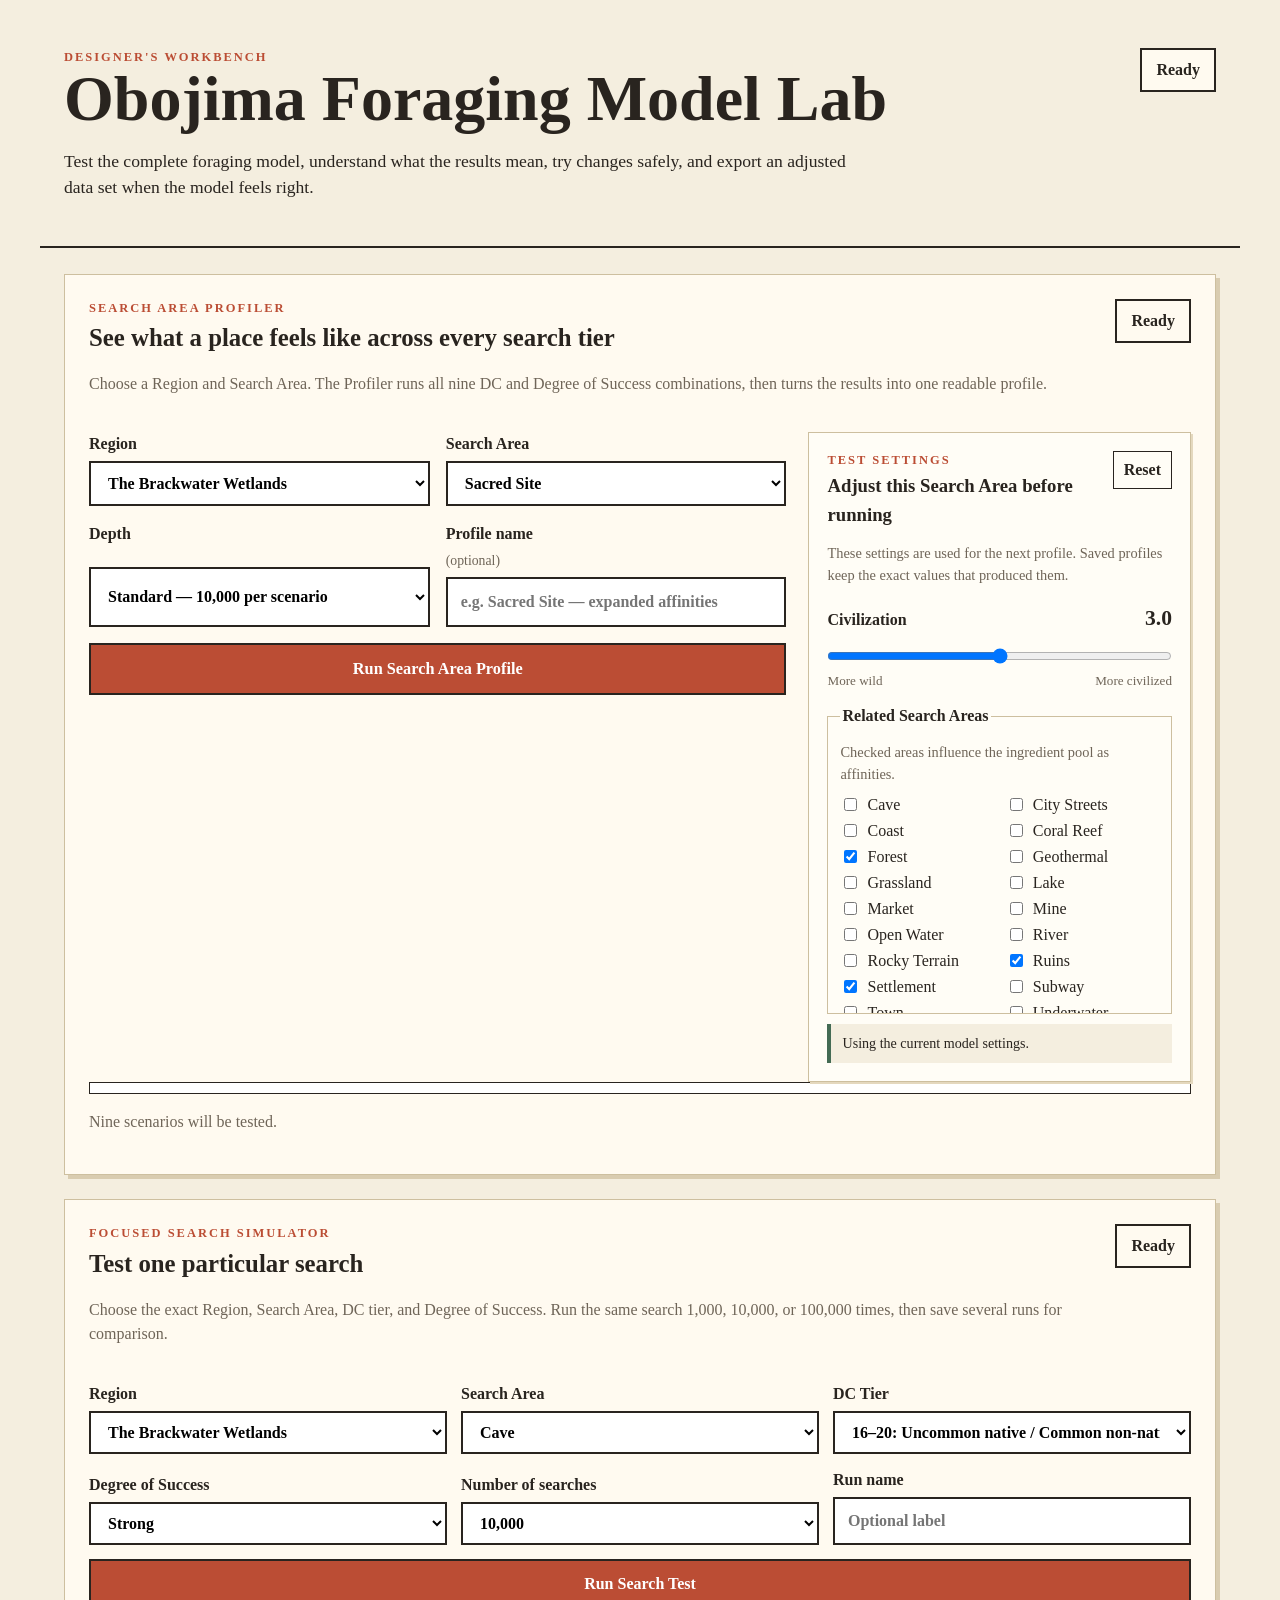
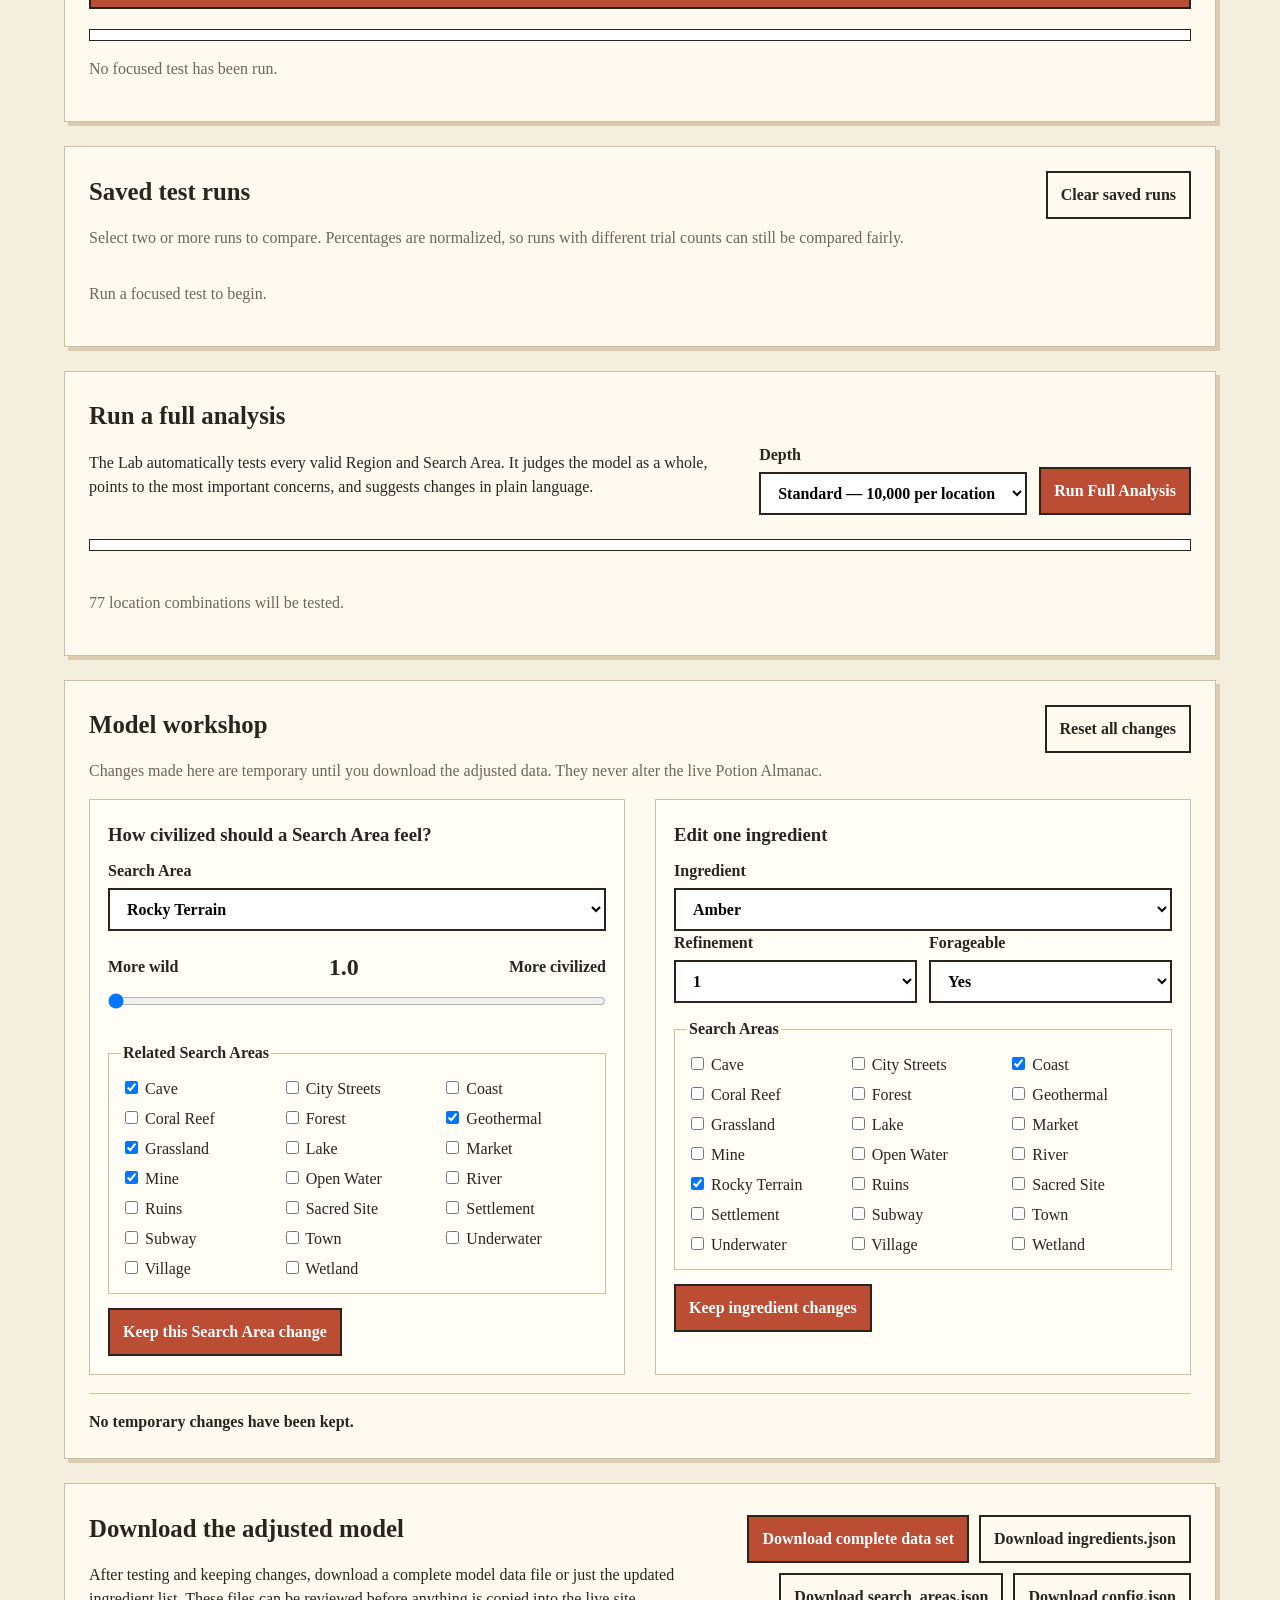
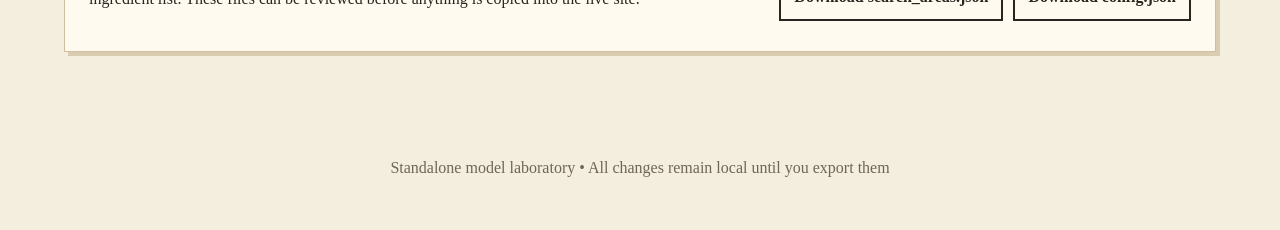
<file: index.html>
<!doctype html>
<html lang="en">
<head>
<meta charset="utf-8">
<meta name="viewport" content="width=device-width,initial-scale=1">
<title>Obojima Foraging Model Lab</title>
<link rel="stylesheet" href="css/style.css">
</head>
<body>
<header>
  <div>
    <p class="eyebrow">DESIGNER'S WORKBENCH</p>
    <h1>Obojima Foraging Model Lab</h1>
    <p class="lede">Test the complete foraging model, understand what the results mean, try changes safely, and export an adjusted data set when the model feels right.</p>
  </div>
  <div class="status" id="modelStatus">Ready</div>
</header>
<main>


<section class="panel profiler-lab" id="profilerLab">
  <div class="section-head">
    <div>
      <p class="eyebrow">SEARCH AREA PROFILER</p>
      <h2>See what a place feels like across every search tier</h2>
      <p class="muted">Choose a Region and Search Area. The Profiler runs all nine DC and Degree of Success combinations, then turns the results into one readable profile.</p>
    </div>
    <div class="status" id="profilerStatus">Ready</div>
  </div>
  <div class="profiler-workspace">
    <div class="profiler-main-controls">
      <label>Region<select id="profilerRegion"></select></label>
      <label>Search Area<select id="profilerArea"></select></label>
      <label>Depth<select id="profilerTrials"><option value="1000">Quick — 1,000 per scenario</option><option value="10000" selected>Standard — 10,000 per scenario</option><option value="100000">Research — 100,000 per scenario</option></select></label>
      <label>Profile name <span class="optional">(optional)</span><input id="profilerLabel" type="text" placeholder="e.g. Sacred Site — expanded affinities"></label>
      <button id="runProfiler" class="profiler-run">Run Search Area Profile</button>
    </div>
    <aside class="profiler-tuning" aria-labelledby="profilerTuningTitle">
      <div class="tuning-head">
        <div>
          <p class="eyebrow">TEST SETTINGS</p>
          <h3 id="profilerTuningTitle">Adjust this Search Area before running</h3>
        </div>
        <button type="button" class="secondary compact" id="resetProfilerArea">Reset</button>
      </div>
      <p class="muted small">These settings are used for the next profile. Saved profiles keep the exact values that produced them.</p>
      <label class="profiler-civilization">
        <span>Civilization <strong id="profilerCivilizationValue">—</strong></span>
        <input id="profilerCivilization" type="range" min="1" max="5" step="0.1">
        <span class="range-ends"><span>More wild</span><span>More civilized</span></span>
      </label>
      <fieldset class="profiler-affinities">
        <legend>Related Search Areas</legend>
        <p class="muted small">Checked areas influence the ingredient pool as affinities.</p>
        <div id="profilerRelatedAreas" class="affinity-grid"></div>
      </fieldset>
      <p id="profilerSettingsNote" class="settings-note">Using the current model settings.</p>
    </aside>
  </div>
  <div class="progress"><div id="profilerBar"></div></div>
  <p id="profilerProgress" class="muted">Nine scenarios will be tested.</p>
  <div id="profilerResults" class="hidden">
    <nav class="profile-tabs" aria-label="Profile results">
      <button class="profile-tab active" data-tab="overview">Overview</button>
      <button class="profile-tab" data-tab="progression">Progression</button>
      <button class="profile-tab" data-tab="ingredients">Ingredients</button>
      <button class="profile-tab" data-tab="compare">Compare</button>
    </nav>
    <div id="profileOverview" class="profile-view"></div>
    <div id="profileProgression" class="profile-view hidden"></div>
    <div id="profileIngredients" class="profile-view hidden"></div>
    <div id="profileCompare" class="profile-view hidden"></div>
  </div>
</section>

<section class="panel focused-lab">
  <div class="section-head">
    <div>
      <p class="eyebrow">FOCUSED SEARCH SIMULATOR</p>
      <h2>Test one particular search</h2>
      <p class="muted">Choose the exact Region, Search Area, DC tier, and Degree of Success. Run the same search 1,000, 10,000, or 100,000 times, then save several runs for comparison.</p>
    </div>
    <div class="status" id="focusedStatus">Ready</div>
  </div>
  <div class="focused-controls">
    <label>Region<select id="focusedRegion"></select></label>
    <label>Search Area<select id="focusedArea"></select></label>
    <label>DC Tier<select id="focusedDc"><option value="12">10–15: Common native</option><option value="18" selected>16–20: Uncommon native / Common non-native</option><option value="23">21–25: Uncommon non-native</option></select></label>
    <label>Degree of Success<select id="focusedDos"><option value="2">Modest</option><option value="7" selected>Strong</option><option value="12">Exceptional</option></select></label>
    <label>Number of searches<select id="focusedTrials"><option value="1000">1,000</option><option value="10000" selected>10,000</option><option value="100000">100,000</option></select></label>
    <label>Run name<input id="focusedLabel" type="text" placeholder="Optional label"></label>
    <button id="runFocused">Run Search Test</button>
  </div>
  <div class="progress"><div id="focusedBar"></div></div>
  <p id="focusedProgress" class="muted">No focused test has been run.</p>
  <div id="focusedResult" class="hidden"></div>
</section>

<section class="panel" id="comparisonPanel">
  <div class="section-head">
    <div><h2>Saved test runs</h2><p class="muted">Select two or more runs to compare. Percentages are normalized, so runs with different trial counts can still be compared fairly.</p></div>
    <button class="secondary" id="clearRuns">Clear saved runs</button>
  </div>
  <div id="savedRuns"><p class="muted">Run a focused test to begin.</p></div>
  <div id="comparisonResult"></div>
</section>

<section class="hero panel">
  <div>
    <h2>Run a full analysis</h2>
    <p>The Lab automatically tests every valid Region and Search Area. It judges the model as a whole, points to the most important concerns, and suggests changes in plain language.</p>
  </div>
  <div class="controls">
    <label>Depth
      <select id="trials">
        <option value="2000">Quick — 2,000 per location</option>
        <option value="10000" selected>Standard — 10,000 per location</option>
        <option value="100000">Deep — 100,000 per location</option>
      </select>
    </label>
    <button id="run">Run Full Analysis</button>
  </div>
  <div class="progress"><div id="bar"></div></div>
  <p id="progressText" class="muted">77 location combinations will be tested.</p>
</section>

<section id="summary" class="hidden">
  <div class="score-grid">
    <article class="score"><span>Overall health</span><strong id="health">—</strong><small id="healthLabel"></small></article>
    <article class="score"><span>Refinement relationship</span><strong id="correlation">—</strong><small>Civilization vs. observed refinement</small></article>
    <article class="score"><span>Locations tested</span><strong id="locations">—</strong><small id="searches">— searches</small></article>
    <article class="score"><span>Rare results</span><strong id="rare">—</strong><small>Should remain zero</small></article>
  </div>

  <div class="panel executive">
    <h2>What the analysis says</h2>
    <div id="executiveSummary"></div>
  </div>

  <div class="panel">
    <div class="section-head">
      <div><h2>Highest-impact recommendations</h2><p class="muted">Each suggestion identifies a design choice, tests it against the model, and lets you keep it only after you see the effect.</p></div>
    </div>
    <div id="recommendations"></div>
  </div>

  <div class="panel">
    <div class="section-head">
      <div><h2>How each place behaves</h2><p class="muted">“Expected” is based on the overall relationship the model actually produces, not on the assumption that average refinement must equal Civilization.</p></div>
      <button class="secondary" id="downloadAnalysis">Download analysis report</button>
    </div>
    <div id="areaTable" class="table-wrap"></div>
  </div>

  <div class="panel split">
    <div><h2>Ingredient coverage</h2><div id="coverage"></div></div>
    <div><h2>Selection fit</h2><div id="fitSummary"></div></div>
  </div>
</section>

<section class="panel">
  <div class="section-head">
    <div>
      <h2>Model workshop</h2>
      <p class="muted">Changes made here are temporary until you download the adjusted data. They never alter the live Potion Almanac.</p>
    </div>
    <button class="secondary" id="resetModel">Reset all changes</button>
  </div>
  <div class="workshop-grid">
    <div>
      <h3>How civilized should a Search Area feel?</h3>
      <label>Search Area<select id="areaEditor"></select></label>
      <label class="range-label"><span>More wild</span><strong id="areaValue">—</strong><span>More civilized</span></label>
      <input id="areaSlider" type="range" min="1" max="5" step="0.1">
      <fieldset><legend>Related Search Areas</legend><div id="relatedAreaFields" class="checkbox-grid"></div></fieldset>
      <button id="saveArea">Keep this Search Area change</button>
    </div>
    <div>
      <h3>Edit one ingredient</h3>
      <label>Ingredient<select id="ingredientEditor"></select></label>
      <div id="ingredientFields"></div>
      <button id="saveIngredient">Keep ingredient changes</button>
    </div>
  </div>
  <div id="changeLog" class="change-log"><strong>No temporary changes have been kept.</strong></div>
</section>

<section class="panel export-panel">
  <div>
    <h2>Download the adjusted model</h2>
    <p>After testing and keeping changes, download a complete model data file or just the updated ingredient list. These files can be reviewed before anything is copied into the live site.</p>
  </div>
  <div class="export-actions">
    <button id="downloadDataset">Download complete data set</button>
    <button class="secondary" id="downloadIngredients">Download ingredients.json</button>
    <button class="secondary" id="downloadAreas">Download search_areas.json</button>
    <button class="secondary" id="downloadConfig">Download config.json</button>
  </div>
</section>
</main>
<footer>Standalone model laboratory • All changes remain local until you export them</footer>
<script src="js/data.js"></script>
<script src="js/worker-embedded.js"></script>
<script src="js/engine.js"></script>
<script src="js/app.js"></script>
</body>
</html>
</file>
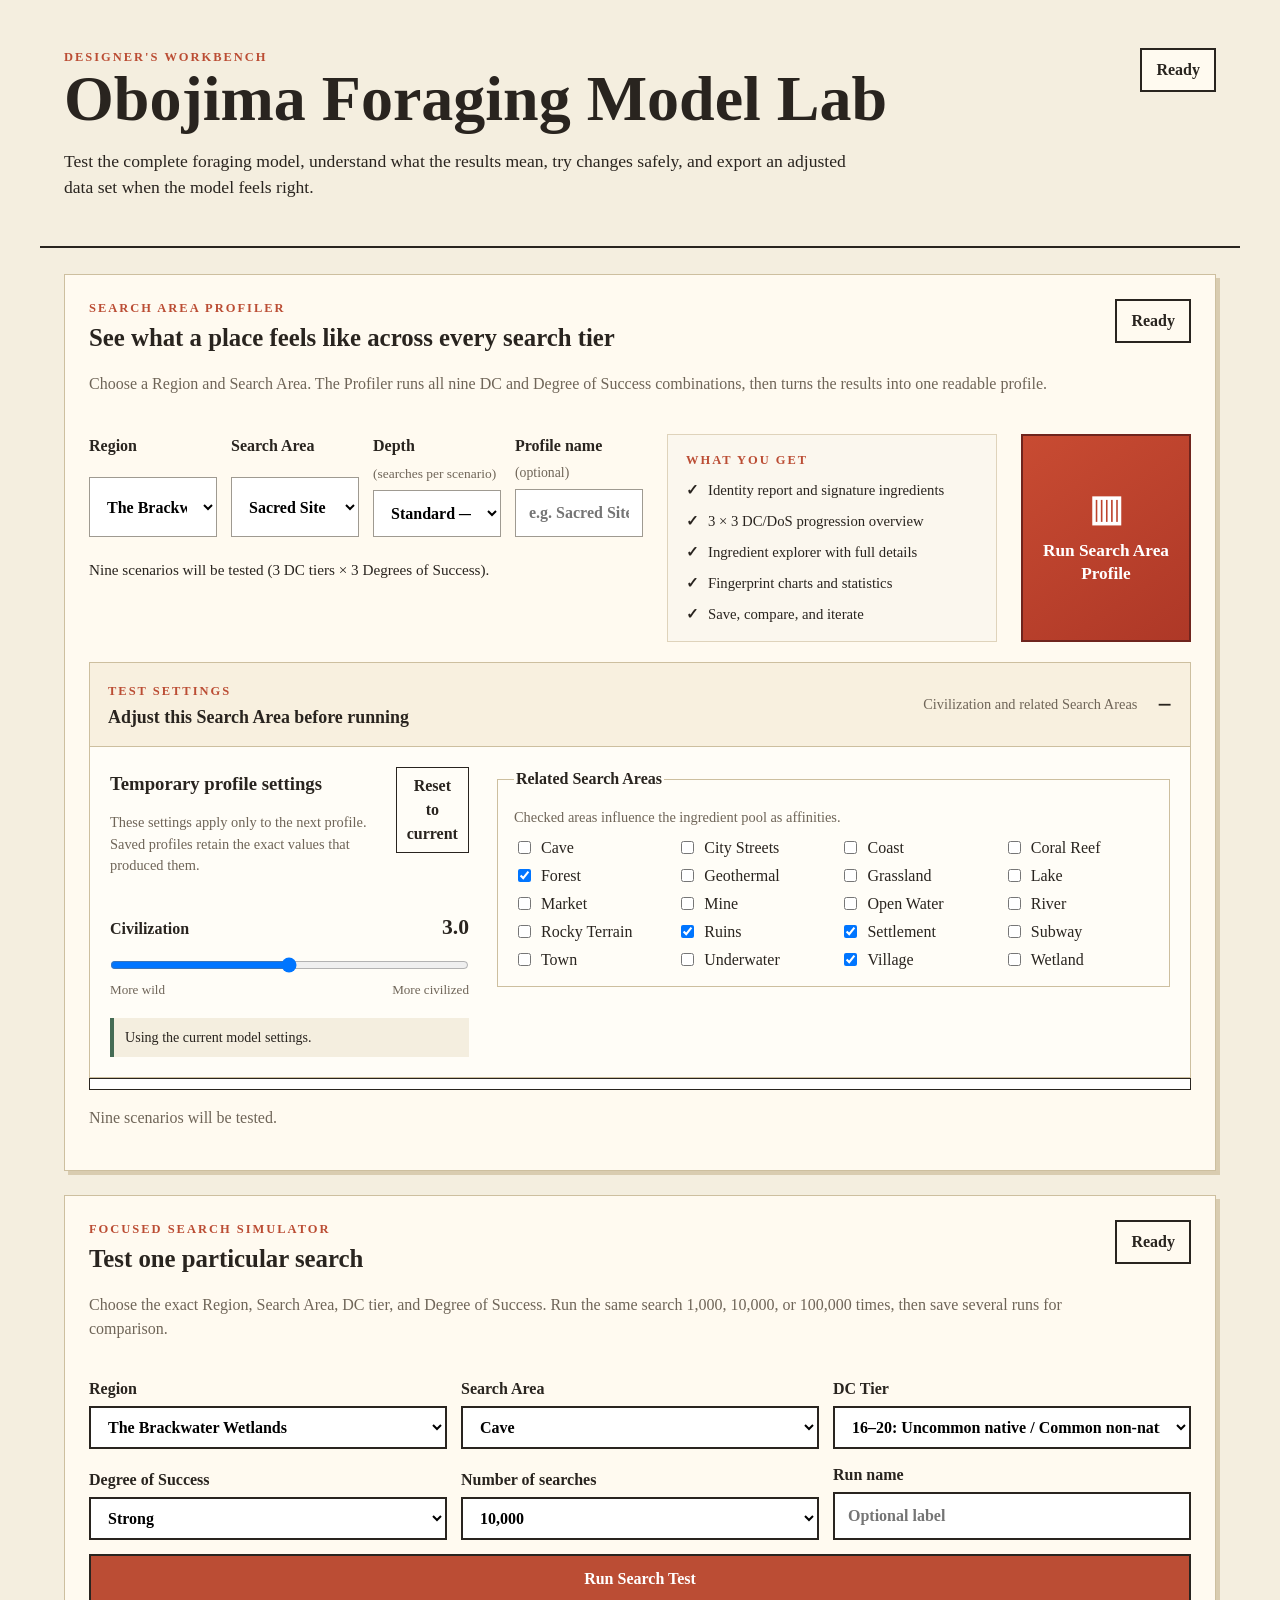
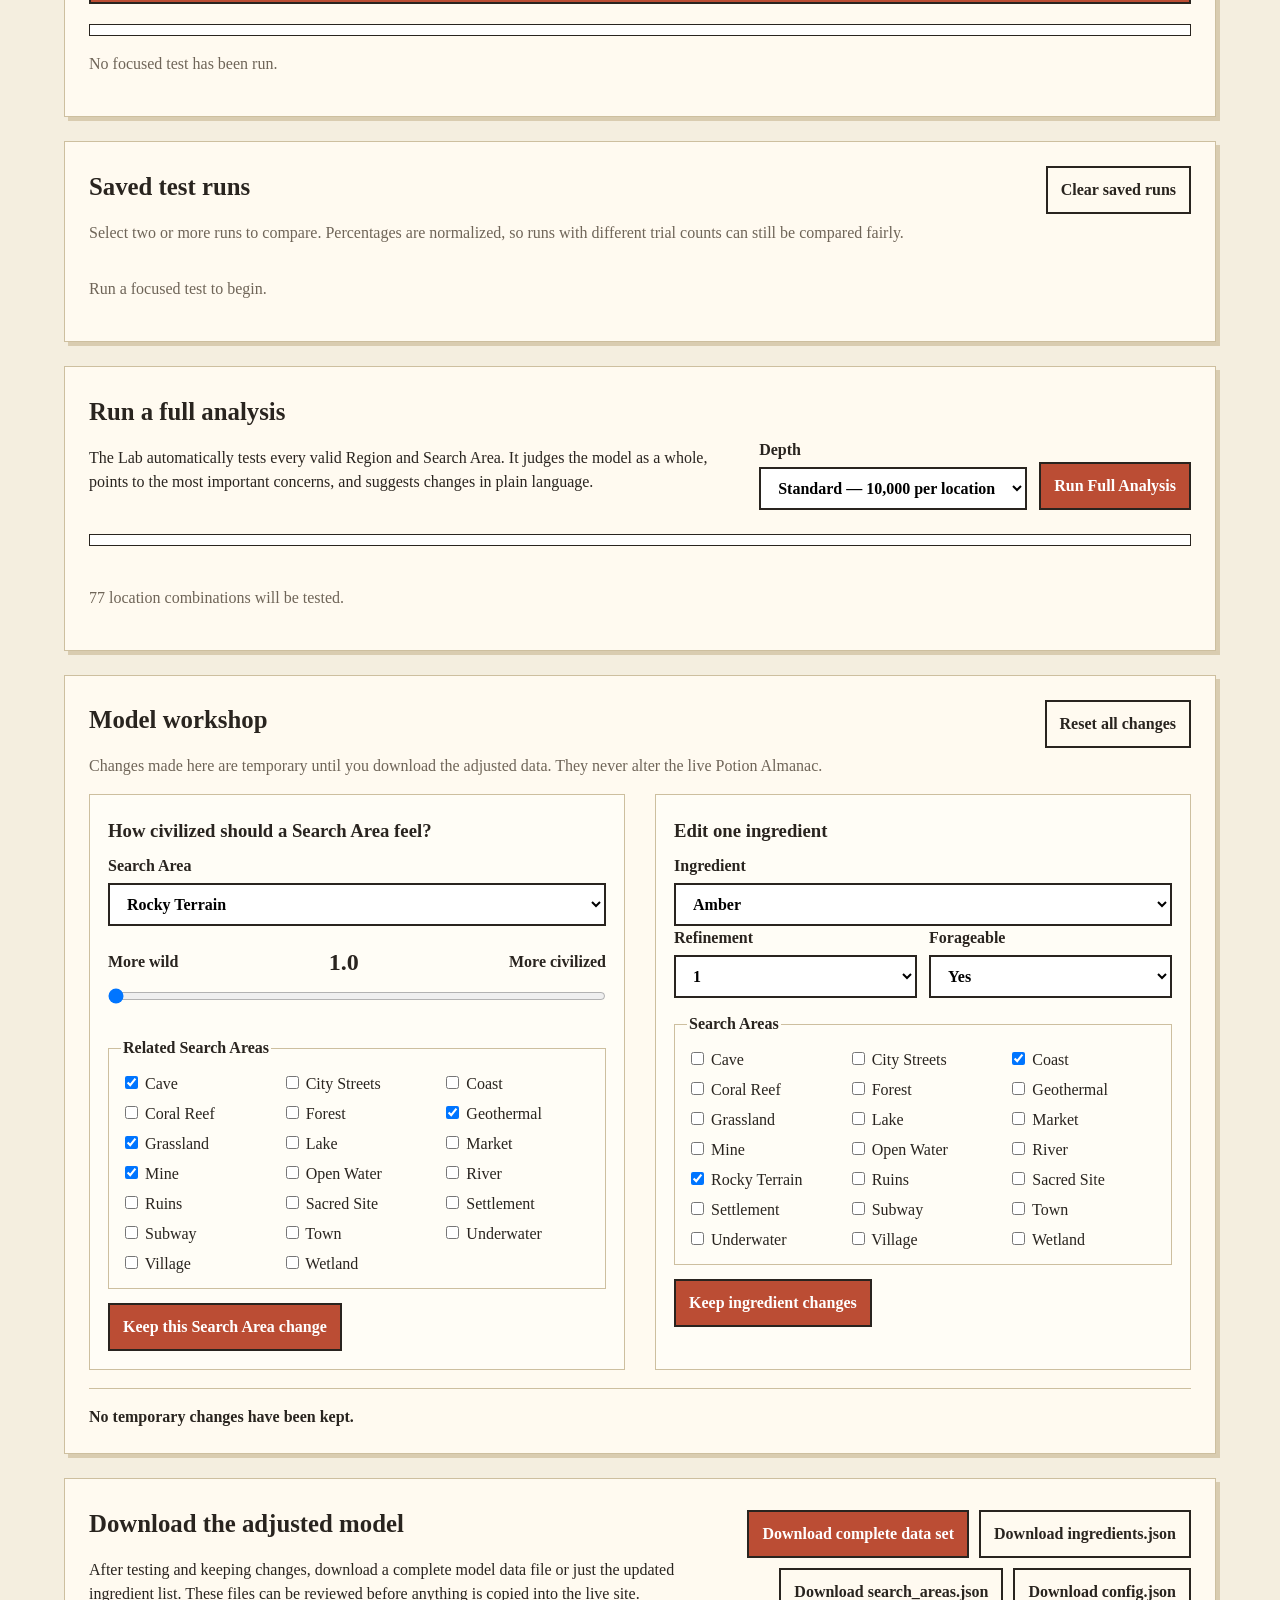
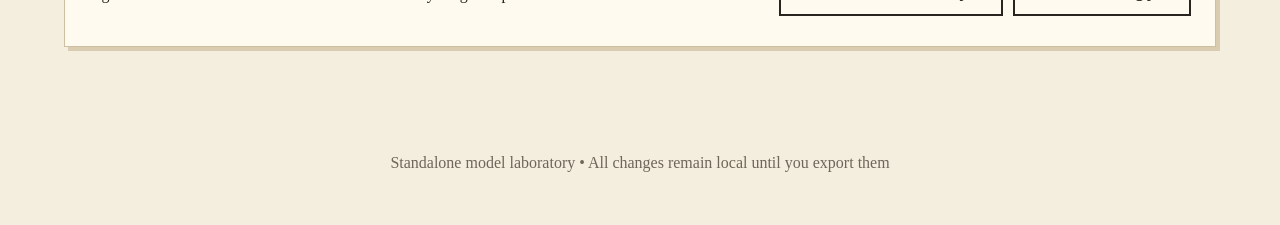
<file: Obojima_Foraging_Model_Lab 7/index.html>
<!doctype html>
<html lang="en">
<head>
<meta charset="utf-8">
<meta name="viewport" content="width=device-width,initial-scale=1">
<title>Obojima Foraging Model Lab</title>
<link rel="stylesheet" href="css/style.css">
</head>
<body>
<header>
  <div>
    <p class="eyebrow">DESIGNER'S WORKBENCH</p>
    <h1>Obojima Foraging Model Lab</h1>
    <p class="lede">Test the complete foraging model, understand what the results mean, try changes safely, and export an adjusted data set when the model feels right.</p>
  </div>
  <div class="status" id="modelStatus">Ready</div>
</header>
<main>


<section class="panel profiler-lab" id="profilerLab">
  <div class="section-head">
    <div>
      <p class="eyebrow">SEARCH AREA PROFILER</p>
      <h2>See what a place feels like across every search tier</h2>
      <p class="muted">Choose a Region and Search Area. The Profiler runs all nine DC and Degree of Success combinations, then turns the results into one readable profile.</p>
    </div>
    <div class="status" id="profilerStatus">Ready</div>
  </div>
  <div class="profiler-overview-grid">
    <div class="profiler-main-controls">
      <label>Region<select id="profilerRegion"></select></label>
      <label>Search Area<select id="profilerArea"></select></label>
      <label>Depth <span class="field-help">(searches per scenario)</span><select id="profilerTrials"><option value="1000">Quick — 1,000 per scenario</option><option value="10000" selected>Standard — 10,000 per scenario</option><option value="100000">Research — 100,000 per scenario</option></select></label>
      <label>Profile name <span class="optional">(optional)</span><input id="profilerLabel" type="text" placeholder="e.g. Sacred Site v1"></label>
      <p class="profiler-scenario-note">Nine scenarios will be tested (3 DC tiers × 3 Degrees of Success).</p>
    </div>

    <aside class="profiler-benefits" aria-label="What the profile includes">
      <p class="eyebrow">WHAT YOU GET</p>
      <ul>
        <li>Identity report and signature ingredients</li>
        <li>3 × 3 DC/DoS progression overview</li>
        <li>Ingredient explorer with full details</li>
        <li>Fingerprint charts and statistics</li>
        <li>Save, compare, and iterate</li>
      </ul>
    </aside>

    <button id="runProfiler" class="profiler-run-card">
      <span class="run-card-icon" aria-hidden="true">▥</span>
      <span>Run Search Area<br>Profile</span>
    </button>
  </div>

  <details class="profiler-adjustments" open>
    <summary>
      <span>
        <span class="eyebrow">TEST SETTINGS</span>
        <strong>Adjust this Search Area before running</strong>
      </span>
      <span class="summary-hint">Civilization and related Search Areas</span>
    </summary>
    <div class="profiler-tuning" aria-labelledby="profilerTuningTitle">
      <div class="tuning-copy">
        <div class="tuning-head">
          <div>
            <h3 id="profilerTuningTitle">Temporary profile settings</h3>
            <p class="muted small">These settings apply only to the next profile. Saved profiles retain the exact values that produced them.</p>
          </div>
          <button type="button" class="secondary compact" id="resetProfilerArea">Reset to current</button>
        </div>
        <label class="profiler-civilization">
          <span>Civilization <strong id="profilerCivilizationValue">—</strong></span>
          <input id="profilerCivilization" type="range" min="1" max="5" step="0.1">
          <span class="range-ends"><span>More wild</span><span>More civilized</span></span>
        </label>
        <p id="profilerSettingsNote" class="settings-note">Using the current model settings.</p>
      </div>
      <fieldset class="profiler-affinities">
        <legend>Related Search Areas</legend>
        <p class="muted small">Checked areas influence the ingredient pool as affinities.</p>
        <div id="profilerRelatedAreas" class="affinity-grid"></div>
      </fieldset>
    </div>
  </details>
  <div class="progress"><div id="profilerBar"></div></div>
  <p id="profilerProgress" class="muted">Nine scenarios will be tested.</p>
  <div id="profilerResults" class="hidden">
    <nav class="profile-tabs" aria-label="Profile results">
      <button class="profile-tab active" data-tab="overview">Overview</button>
      <button class="profile-tab" data-tab="progression">Progression</button>
      <button class="profile-tab" data-tab="ingredients">Ingredients</button>
      <button class="profile-tab" data-tab="compare">Compare</button>
    </nav>
    <div id="profileOverview" class="profile-view"></div>
    <div id="profileProgression" class="profile-view hidden"></div>
    <div id="profileIngredients" class="profile-view hidden"></div>
    <div id="profileCompare" class="profile-view hidden"></div>
  </div>
</section>

<section class="panel focused-lab">
  <div class="section-head">
    <div>
      <p class="eyebrow">FOCUSED SEARCH SIMULATOR</p>
      <h2>Test one particular search</h2>
      <p class="muted">Choose the exact Region, Search Area, DC tier, and Degree of Success. Run the same search 1,000, 10,000, or 100,000 times, then save several runs for comparison.</p>
    </div>
    <div class="status" id="focusedStatus">Ready</div>
  </div>
  <div class="focused-controls">
    <label>Region<select id="focusedRegion"></select></label>
    <label>Search Area<select id="focusedArea"></select></label>
    <label>DC Tier<select id="focusedDc"><option value="12">10–15: Common native</option><option value="18" selected>16–20: Uncommon native / Common non-native</option><option value="23">21–25: Uncommon non-native</option></select></label>
    <label>Degree of Success<select id="focusedDos"><option value="2">Modest</option><option value="7" selected>Strong</option><option value="12">Exceptional</option></select></label>
    <label>Number of searches<select id="focusedTrials"><option value="1000">1,000</option><option value="10000" selected>10,000</option><option value="100000">100,000</option></select></label>
    <label>Run name<input id="focusedLabel" type="text" placeholder="Optional label"></label>
    <button id="runFocused">Run Search Test</button>
  </div>
  <div class="progress"><div id="focusedBar"></div></div>
  <p id="focusedProgress" class="muted">No focused test has been run.</p>
  <div id="focusedResult" class="hidden"></div>
</section>

<section class="panel" id="comparisonPanel">
  <div class="section-head">
    <div><h2>Saved test runs</h2><p class="muted">Select two or more runs to compare. Percentages are normalized, so runs with different trial counts can still be compared fairly.</p></div>
    <button class="secondary" id="clearRuns">Clear saved runs</button>
  </div>
  <div id="savedRuns"><p class="muted">Run a focused test to begin.</p></div>
  <div id="comparisonResult"></div>
</section>

<section class="hero panel">
  <div>
    <h2>Run a full analysis</h2>
    <p>The Lab automatically tests every valid Region and Search Area. It judges the model as a whole, points to the most important concerns, and suggests changes in plain language.</p>
  </div>
  <div class="controls">
    <label>Depth
      <select id="trials">
        <option value="2000">Quick — 2,000 per location</option>
        <option value="10000" selected>Standard — 10,000 per location</option>
        <option value="100000">Deep — 100,000 per location</option>
      </select>
    </label>
    <button id="run">Run Full Analysis</button>
  </div>
  <div class="progress"><div id="bar"></div></div>
  <p id="progressText" class="muted">77 location combinations will be tested.</p>
</section>

<section id="summary" class="hidden">
  <div class="score-grid">
    <article class="score"><span>Overall health</span><strong id="health">—</strong><small id="healthLabel"></small></article>
    <article class="score"><span>Refinement relationship</span><strong id="correlation">—</strong><small>Civilization vs. observed refinement</small></article>
    <article class="score"><span>Locations tested</span><strong id="locations">—</strong><small id="searches">— searches</small></article>
    <article class="score"><span>Rare results</span><strong id="rare">—</strong><small>Should remain zero</small></article>
  </div>

  <div class="panel executive">
    <h2>What the analysis says</h2>
    <div id="executiveSummary"></div>
  </div>

  <div class="panel">
    <div class="section-head">
      <div><h2>Highest-impact recommendations</h2><p class="muted">Each suggestion identifies a design choice, tests it against the model, and lets you keep it only after you see the effect.</p></div>
    </div>
    <div id="recommendations"></div>
  </div>

  <div class="panel">
    <div class="section-head">
      <div><h2>How each place behaves</h2><p class="muted">“Expected” is based on the overall relationship the model actually produces, not on the assumption that average refinement must equal Civilization.</p></div>
      <button class="secondary" id="downloadAnalysis">Download analysis report</button>
    </div>
    <div id="areaTable" class="table-wrap"></div>
  </div>

  <div class="panel split">
    <div><h2>Ingredient coverage</h2><div id="coverage"></div></div>
    <div><h2>Selection fit</h2><div id="fitSummary"></div></div>
  </div>
</section>

<section class="panel">
  <div class="section-head">
    <div>
      <h2>Model workshop</h2>
      <p class="muted">Changes made here are temporary until you download the adjusted data. They never alter the live Potion Almanac.</p>
    </div>
    <button class="secondary" id="resetModel">Reset all changes</button>
  </div>
  <div class="workshop-grid">
    <div>
      <h3>How civilized should a Search Area feel?</h3>
      <label>Search Area<select id="areaEditor"></select></label>
      <label class="range-label"><span>More wild</span><strong id="areaValue">—</strong><span>More civilized</span></label>
      <input id="areaSlider" type="range" min="1" max="5" step="0.1">
      <fieldset><legend>Related Search Areas</legend><div id="relatedAreaFields" class="checkbox-grid"></div></fieldset>
      <button id="saveArea">Keep this Search Area change</button>
    </div>
    <div>
      <h3>Edit one ingredient</h3>
      <label>Ingredient<select id="ingredientEditor"></select></label>
      <div id="ingredientFields"></div>
      <button id="saveIngredient">Keep ingredient changes</button>
    </div>
  </div>
  <div id="changeLog" class="change-log"><strong>No temporary changes have been kept.</strong></div>
</section>

<section class="panel export-panel">
  <div>
    <h2>Download the adjusted model</h2>
    <p>After testing and keeping changes, download a complete model data file or just the updated ingredient list. These files can be reviewed before anything is copied into the live site.</p>
  </div>
  <div class="export-actions">
    <button id="downloadDataset">Download complete data set</button>
    <button class="secondary" id="downloadIngredients">Download ingredients.json</button>
    <button class="secondary" id="downloadAreas">Download search_areas.json</button>
    <button class="secondary" id="downloadConfig">Download config.json</button>
  </div>
</section>
</main>
<footer>Standalone model laboratory • All changes remain local until you export them</footer>
<script src="js/data.js"></script>
<script src="js/worker-embedded.js"></script>
<script src="js/engine.js"></script>
<script src="js/app.js"></script>
</body>
</html>
</file>
<file: css/style.css>
:root{--ink:#29241f;--paper:#f4eedf;--card:#fffaf0;--accent:#bb4d34;--green:#446b54;--gold:#c88c32;--line:#cdbf9f;--muted:#6f6558;--red:#8f3027;--blue:#587786}*{box-sizing:border-box}body{margin:0;background:var(--paper);color:var(--ink);font-family:Georgia,'Times New Roman',serif;line-height:1.5}header,main,footer{max-width:1200px;margin:auto}header{padding:48px 24px 28px;display:flex;justify-content:space-between;gap:24px;align-items:flex-start;border-bottom:2px solid var(--ink)}h1{font-size:clamp(2rem,5vw,4rem);line-height:.95;margin:.15rem 0 1rem;max-width:850px}h2{margin:.1rem 0 .45rem;font-size:1.55rem}h3{margin:.2rem 0 .6rem}.eyebrow{letter-spacing:.16em;font-weight:bold;font-size:.78rem;margin:0;color:var(--accent)}.lede{max-width:800px;font-size:1.1rem}.status{border:2px solid var(--ink);padding:8px 14px;background:var(--card);font-weight:bold;white-space:nowrap}main{padding:26px 24px 60px}.panel{background:var(--card);border:1px solid var(--line);box-shadow:4px 4px 0 #d9ccb0;padding:24px;margin-bottom:24px}.hero{display:grid;grid-template-columns:1fr auto;gap:24px;align-items:end}.controls{display:flex;gap:12px;align-items:end}label{font-weight:bold;display:grid;gap:5px}select,button,input[type=range]{font:inherit}select,button{border:2px solid var(--ink);background:white;padding:10px 13px}button{background:var(--accent);color:white;font-weight:bold;cursor:pointer}button.secondary{background:transparent;color:var(--ink)}button:disabled{opacity:.5;cursor:wait}.progress{grid-column:1/-1;height:12px;border:1px solid var(--ink);background:white}.progress div{height:100%;width:0;background:var(--green);transition:width .15s}.muted{color:var(--muted)}.hidden{display:none}.score-grid{display:grid;grid-template-columns:repeat(4,1fr);gap:14px;margin-bottom:24px}.score{background:var(--card);border:1px solid var(--line);padding:18px}.score span,.score small{display:block;color:var(--muted);font-size:.9rem}.score strong{font-size:2rem}.executive{font-size:1.06rem}.recommendation{border-left:6px solid var(--gold);padding:16px 18px;margin:14px 0;background:#fff6dc}.recommendation.high{border-color:var(--red)}.recommendation.critical{border-color:var(--red);background:#fbe7df}.recommendation.good{border-color:var(--green);background:#eef6ed}.recommendation h3{margin:0 0 6px}.actions{display:flex;gap:10px;flex-wrap:wrap;margin-top:12px}.test-result{margin-top:12px;padding:14px;background:white;border:1px dashed var(--line)}.compare{display:grid;grid-template-columns:repeat(3,1fr);gap:10px;margin:10px 0}.compare span{background:#f4eedf;padding:10px}.section-head{display:flex;justify-content:space-between;gap:20px;align-items:start}.table-wrap{overflow:auto;max-height:650px}table{width:100%;border-collapse:collapse;margin-top:14px}th,td{text-align:left;padding:9px 10px;border-bottom:1px solid var(--line);white-space:nowrap}th{background:#eee2c8;position:sticky;top:0;z-index:1}.flag{font-weight:bold}.flag.good{color:var(--green)}.flag.warn{color:#9a641c}.flag.bad{color:var(--accent)}.barline{display:inline-block;width:90px;height:9px;background:#e5dcc8;margin-right:8px}.barline i{display:block;height:100%;background:var(--green)}.split,.workshop-grid{display:grid;grid-template-columns:1fr 1fr;gap:30px}.workshop-grid>div{border:1px solid var(--line);padding:18px;background:#fffdf6}.range-label{display:flex;justify-content:space-between;align-items:center;margin-top:18px}.range-label strong{font-size:1.5rem}.workshop-grid input[type=range]{width:100%;margin:8px 0 18px}.mini-grid{display:grid;grid-template-columns:1fr 1fr;gap:12px}fieldset{border:1px solid var(--line);margin:14px 0;padding:12px}legend{font-weight:bold}.checkbox-grid{display:grid;grid-template-columns:repeat(3,1fr);gap:6px 10px}.checkbox-grid label{display:block;font-weight:normal}.change-log{margin-top:18px;border-top:1px solid var(--line);padding-top:16px}.change-log ol{columns:2}.export-panel{display:flex;justify-content:space-between;gap:25px;align-items:center}.export-actions{display:flex;gap:10px;flex-wrap:wrap;justify-content:flex-end}.stacked{height:16px;border:1px solid var(--ink);display:flex;background:white}.stacked i{background:var(--green)}.stacked b{background:var(--gold)}.stacked em{background:var(--red)}.legend{display:flex;gap:18px;font-size:.9rem;color:var(--muted)}footer{padding:20px 24px 50px;color:var(--muted);text-align:center}@media(max-width:850px){header{display:block}.status{display:inline-block;margin-top:12px}.hero{grid-template-columns:1fr}.controls{align-items:stretch;flex-direction:column}.score-grid{grid-template-columns:1fr 1fr}.section-head,.export-panel{display:block}.export-actions{justify-content:flex-start;margin-top:15px}.split,.workshop-grid{grid-template-columns:1fr}.checkbox-grid{grid-template-columns:1fr 1fr}.compare{grid-template-columns:1fr}.change-log ol{columns:1}}

.focused-controls{display:grid;grid-template-columns:repeat(3,minmax(180px,1fr));gap:14px;margin:20px 0}.focused-controls input{font:inherit;border:2px solid var(--ink);background:white;padding:10px 13px;width:100%}.focused-controls button{align-self:end}.focused-summary{display:grid;grid-template-columns:repeat(5,1fr);gap:12px;margin:18px 0}.focused-summary article{border:1px solid var(--line);background:#fffdf6;padding:13px}.focused-summary span{display:block;color:var(--muted);font-size:.85rem}.focused-summary strong{font-size:1.35rem}.result-tools{display:flex;gap:10px;flex-wrap:wrap;margin:14px 0}.saved-run{display:grid;grid-template-columns:auto 1fr auto;gap:12px;align-items:center;border-bottom:1px solid var(--line);padding:12px 4px}.saved-run small{display:block;color:var(--muted)}.saved-run-actions{display:flex;gap:8px}.saved-run-actions button{padding:6px 9px}.comparison-table td,.comparison-table th{text-align:right}.comparison-table td:first-child,.comparison-table th:first-child{text-align:left}.comparison-note{padding:12px 14px;background:#fff6dc;border-left:5px solid var(--gold);margin:12px 0}.pill{display:inline-block;border:1px solid var(--line);padding:2px 7px;border-radius:999px;font-size:.82rem;margin-right:5px}.sort-button{background:transparent;color:var(--ink);border:0;padding:0;text-decoration:underline}.run-title{display:flex;align-items:center;gap:8px;flex-wrap:wrap}@media(max-width:850px){.focused-controls{grid-template-columns:1fr}.focused-summary{grid-template-columns:1fr 1fr}.saved-run{grid-template-columns:auto 1fr}.saved-run-actions{grid-column:2}}

.profiler-controls{display:grid;grid-template-columns:repeat(5,minmax(150px,1fr));gap:1rem;align-items:end}.profiler-controls button{min-height:46px}.profile-tabs{display:flex;gap:.5rem;flex-wrap:wrap;margin:1.25rem 0}.profile-tab{background:transparent;color:var(--ink);border:1px solid var(--line);box-shadow:none}.profile-tab.active{background:var(--ink);color:var(--paper)}.profile-hero{display:grid;grid-template-columns:1.6fr 1fr;gap:1rem;margin-bottom:1rem}.identity-card,.profile-card,.scenario-card,.fingerprint-card{background:var(--paper-2);border:1px solid var(--line);border-radius:14px;padding:1rem}.identity-card h3{margin-top:0}.identity-tags{display:flex;flex-wrap:wrap;gap:.45rem;margin:.8rem 0}.identity-tags .pill{margin:0}.signature-list{display:grid;gap:.55rem}.signature-row{display:grid;grid-template-columns:minmax(150px,1fr) 2fr auto;gap:.7rem;align-items:center}.signature-bar,.mini-bar{height:10px;background:rgba(0,0,0,.08);border-radius:999px;overflow:hidden}.signature-bar i,.mini-bar i{display:block;height:100%;background:var(--accent);border-radius:999px}.fingerprint-grid{display:grid;grid-template-columns:repeat(3,1fr);gap:1rem;margin:1rem 0}.fingerprint-row{display:grid;grid-template-columns:110px 1fr 55px;gap:.5rem;align-items:center;margin:.4rem 0;font-size:.92rem}.scenario-grid{display:grid;grid-template-columns:repeat(3,1fr);gap:.8rem}.scenario-card h4{margin:.1rem 0 .5rem}.scenario-card .metric-line{display:flex;justify-content:space-between;gap:1rem;padding:.2rem 0;border-bottom:1px solid rgba(0,0,0,.07)}.scenario-card .metric-line:last-child{border:0}.scenario-top{font-size:.88rem;margin-top:.7rem}.profile-actions{display:flex;gap:.6rem;flex-wrap:wrap;margin:1rem 0}.profile-compare-list{display:grid;gap:.5rem;margin:.8rem 0}.profile-compare-item{display:grid;grid-template-columns:auto 1fr auto;gap:.7rem;align-items:center;border:1px solid var(--line);padding:.7rem;border-radius:10px}.delta-up{color:#216e39}.delta-down{color:#9b2c2c}.profile-summary-grid{display:grid;grid-template-columns:repeat(5,1fr);gap:.75rem;margin:1rem 0}.profile-summary-grid article{background:var(--paper-2);border:1px solid var(--line);padding:.8rem;border-radius:12px}.profile-summary-grid span{display:block;font-size:.78rem;color:var(--muted)}.profile-summary-grid strong{font-size:1.4rem}.ingredient-filter{display:flex;gap:.6rem;align-items:end;flex-wrap:wrap;margin:1rem 0}.ingredient-filter input{min-width:260px}.profile-empty{padding:1rem;border:1px dashed var(--line);border-radius:12px;color:var(--muted)}
@media(max-width:900px){.profiler-controls{grid-template-columns:1fr 1fr}.profile-hero,.fingerprint-grid{grid-template-columns:1fr}.scenario-grid{grid-template-columns:1fr 1fr}.profile-summary-grid{grid-template-columns:1fr 1fr}}
@media(max-width:600px){.profiler-controls,.scenario-grid,.profile-summary-grid{grid-template-columns:1fr}.signature-row{grid-template-columns:1fr}.fingerprint-row{grid-template-columns:95px 1fr 48px}}


/* Search Area Profiler workspace */
.profiler-workspace{display:grid;grid-template-columns:minmax(0,1.55fr) minmax(300px,.85fr);gap:22px;align-items:start;margin-top:20px}
.profiler-main-controls{display:grid;grid-template-columns:repeat(2,minmax(0,1fr));gap:16px}
.profiler-main-controls label{min-width:0}
.profiler-main-controls select,.profiler-main-controls input{width:100%;min-width:0;font:inherit;border:2px solid var(--ink);background:#fff;padding:11px 13px}
.profiler-main-controls .profiler-run{grid-column:1/-1;min-height:52px;font-size:1.02rem}
.optional{font-weight:normal;color:var(--muted);font-size:.86em}
.profiler-tuning{border:1px solid var(--line);background:#fffdf6;padding:18px;box-shadow:2px 2px 0 #e4d8be}
.tuning-head{display:flex;justify-content:space-between;gap:14px;align-items:flex-start}
.tuning-head h3{margin:.15rem 0 0}
button.compact{padding:6px 10px;border-width:1px}
.small{font-size:.9rem}
.profiler-civilization{margin:16px 0 12px}
.profiler-civilization>span:first-child{display:flex;justify-content:space-between;align-items:baseline}
.profiler-civilization strong{font-size:1.35rem}
.profiler-civilization input[type=range]{width:100%;margin:8px 0 2px}
.range-ends{display:flex;justify-content:space-between;color:var(--muted);font-size:.82rem;font-weight:normal}
.profiler-affinities{margin:14px 0 10px;max-height:310px;overflow:auto}
.profiler-affinities .muted{margin:.1rem 0 .6rem}
.affinity-grid{display:grid;grid-template-columns:repeat(2,minmax(0,1fr));gap:6px 12px}
.affinity-grid label{display:flex;grid-template-columns:none;gap:7px;align-items:flex-start;font-weight:normal;line-height:1.25}
.affinity-grid input{margin-top:.2rem;flex:0 0 auto}
.settings-note{margin:10px 0 0;padding:9px 11px;background:#f4eedf;border-left:4px solid var(--green);font-size:.88rem}
.focused-controls{grid-template-columns:repeat(3,minmax(0,1fr));align-items:end}
.focused-controls label{min-width:0}
.focused-controls select,.focused-controls input{width:100%;min-width:0}
.focused-controls button{grid-column:1/-1;min-height:50px}
@media(max-width:960px){.profiler-workspace{grid-template-columns:1fr}.profiler-main-controls{grid-template-columns:repeat(2,minmax(0,1fr))}.profiler-tuning{max-width:none}}
@media(max-width:650px){.profiler-main-controls,.affinity-grid{grid-template-columns:1fr}.focused-controls{grid-template-columns:1fr}.profiler-main-controls .profiler-run,.focused-controls button{grid-column:auto}}
</file>
<file: Obojima_Foraging_Model_Lab 7/css/style.css>
:root{--ink:#29241f;--paper:#f4eedf;--card:#fffaf0;--accent:#bb4d34;--green:#446b54;--gold:#c88c32;--line:#cdbf9f;--muted:#6f6558;--red:#8f3027;--blue:#587786}*{box-sizing:border-box}body{margin:0;background:var(--paper);color:var(--ink);font-family:Georgia,'Times New Roman',serif;line-height:1.5}header,main,footer{max-width:1200px;margin:auto}header{padding:48px 24px 28px;display:flex;justify-content:space-between;gap:24px;align-items:flex-start;border-bottom:2px solid var(--ink)}h1{font-size:clamp(2rem,5vw,4rem);line-height:.95;margin:.15rem 0 1rem;max-width:850px}h2{margin:.1rem 0 .45rem;font-size:1.55rem}h3{margin:.2rem 0 .6rem}.eyebrow{letter-spacing:.16em;font-weight:bold;font-size:.78rem;margin:0;color:var(--accent)}.lede{max-width:800px;font-size:1.1rem}.status{border:2px solid var(--ink);padding:8px 14px;background:var(--card);font-weight:bold;white-space:nowrap}main{padding:26px 24px 60px}.panel{background:var(--card);border:1px solid var(--line);box-shadow:4px 4px 0 #d9ccb0;padding:24px;margin-bottom:24px}.hero{display:grid;grid-template-columns:1fr auto;gap:24px;align-items:end}.controls{display:flex;gap:12px;align-items:end}label{font-weight:bold;display:grid;gap:5px}select,button,input[type=range]{font:inherit}select,button{border:2px solid var(--ink);background:white;padding:10px 13px}button{background:var(--accent);color:white;font-weight:bold;cursor:pointer}button.secondary{background:transparent;color:var(--ink)}button:disabled{opacity:.5;cursor:wait}.progress{grid-column:1/-1;height:12px;border:1px solid var(--ink);background:white}.progress div{height:100%;width:0;background:var(--green);transition:width .15s}.muted{color:var(--muted)}.hidden{display:none}.score-grid{display:grid;grid-template-columns:repeat(4,1fr);gap:14px;margin-bottom:24px}.score{background:var(--card);border:1px solid var(--line);padding:18px}.score span,.score small{display:block;color:var(--muted);font-size:.9rem}.score strong{font-size:2rem}.executive{font-size:1.06rem}.recommendation{border-left:6px solid var(--gold);padding:16px 18px;margin:14px 0;background:#fff6dc}.recommendation.high{border-color:var(--red)}.recommendation.critical{border-color:var(--red);background:#fbe7df}.recommendation.good{border-color:var(--green);background:#eef6ed}.recommendation h3{margin:0 0 6px}.actions{display:flex;gap:10px;flex-wrap:wrap;margin-top:12px}.test-result{margin-top:12px;padding:14px;background:white;border:1px dashed var(--line)}.compare{display:grid;grid-template-columns:repeat(3,1fr);gap:10px;margin:10px 0}.compare span{background:#f4eedf;padding:10px}.section-head{display:flex;justify-content:space-between;gap:20px;align-items:start}.table-wrap{overflow:auto;max-height:650px}table{width:100%;border-collapse:collapse;margin-top:14px}th,td{text-align:left;padding:9px 10px;border-bottom:1px solid var(--line);white-space:nowrap}th{background:#eee2c8;position:sticky;top:0;z-index:1}.flag{font-weight:bold}.flag.good{color:var(--green)}.flag.warn{color:#9a641c}.flag.bad{color:var(--accent)}.barline{display:inline-block;width:90px;height:9px;background:#e5dcc8;margin-right:8px}.barline i{display:block;height:100%;background:var(--green)}.split,.workshop-grid{display:grid;grid-template-columns:1fr 1fr;gap:30px}.workshop-grid>div{border:1px solid var(--line);padding:18px;background:#fffdf6}.range-label{display:flex;justify-content:space-between;align-items:center;margin-top:18px}.range-label strong{font-size:1.5rem}.workshop-grid input[type=range]{width:100%;margin:8px 0 18px}.mini-grid{display:grid;grid-template-columns:1fr 1fr;gap:12px}fieldset{border:1px solid var(--line);margin:14px 0;padding:12px}legend{font-weight:bold}.checkbox-grid{display:grid;grid-template-columns:repeat(3,1fr);gap:6px 10px}.checkbox-grid label{display:block;font-weight:normal}.change-log{margin-top:18px;border-top:1px solid var(--line);padding-top:16px}.change-log ol{columns:2}.export-panel{display:flex;justify-content:space-between;gap:25px;align-items:center}.export-actions{display:flex;gap:10px;flex-wrap:wrap;justify-content:flex-end}.stacked{height:16px;border:1px solid var(--ink);display:flex;background:white}.stacked i{background:var(--green)}.stacked b{background:var(--gold)}.stacked em{background:var(--red)}.legend{display:flex;gap:18px;font-size:.9rem;color:var(--muted)}footer{padding:20px 24px 50px;color:var(--muted);text-align:center}@media(max-width:850px){header{display:block}.status{display:inline-block;margin-top:12px}.hero{grid-template-columns:1fr}.controls{align-items:stretch;flex-direction:column}.score-grid{grid-template-columns:1fr 1fr}.section-head,.export-panel{display:block}.export-actions{justify-content:flex-start;margin-top:15px}.split,.workshop-grid{grid-template-columns:1fr}.checkbox-grid{grid-template-columns:1fr 1fr}.compare{grid-template-columns:1fr}.change-log ol{columns:1}}

.focused-controls{display:grid;grid-template-columns:repeat(3,minmax(180px,1fr));gap:14px;margin:20px 0}.focused-controls input{font:inherit;border:2px solid var(--ink);background:white;padding:10px 13px;width:100%}.focused-controls button{align-self:end}.focused-summary{display:grid;grid-template-columns:repeat(5,1fr);gap:12px;margin:18px 0}.focused-summary article{border:1px solid var(--line);background:#fffdf6;padding:13px}.focused-summary span{display:block;color:var(--muted);font-size:.85rem}.focused-summary strong{font-size:1.35rem}.result-tools{display:flex;gap:10px;flex-wrap:wrap;margin:14px 0}.saved-run{display:grid;grid-template-columns:auto 1fr auto;gap:12px;align-items:center;border-bottom:1px solid var(--line);padding:12px 4px}.saved-run small{display:block;color:var(--muted)}.saved-run-actions{display:flex;gap:8px}.saved-run-actions button{padding:6px 9px}.comparison-table td,.comparison-table th{text-align:right}.comparison-table td:first-child,.comparison-table th:first-child{text-align:left}.comparison-note{padding:12px 14px;background:#fff6dc;border-left:5px solid var(--gold);margin:12px 0}.pill{display:inline-block;border:1px solid var(--line);padding:2px 7px;border-radius:999px;font-size:.82rem;margin-right:5px}.sort-button{background:transparent;color:var(--ink);border:0;padding:0;text-decoration:underline}.run-title{display:flex;align-items:center;gap:8px;flex-wrap:wrap}@media(max-width:850px){.focused-controls{grid-template-columns:1fr}.focused-summary{grid-template-columns:1fr 1fr}.saved-run{grid-template-columns:auto 1fr}.saved-run-actions{grid-column:2}}

.profiler-controls{display:grid;grid-template-columns:repeat(5,minmax(150px,1fr));gap:1rem;align-items:end}.profiler-controls button{min-height:46px}.profile-tabs{display:flex;gap:.5rem;flex-wrap:wrap;margin:1.25rem 0}.profile-tab{background:transparent;color:var(--ink);border:1px solid var(--line);box-shadow:none}.profile-tab.active{background:var(--ink);color:var(--paper)}.profile-hero{display:grid;grid-template-columns:1.6fr 1fr;gap:1rem;margin-bottom:1rem}.identity-card,.profile-card,.scenario-card,.fingerprint-card{background:var(--paper-2);border:1px solid var(--line);border-radius:14px;padding:1rem}.identity-card h3{margin-top:0}.identity-tags{display:flex;flex-wrap:wrap;gap:.45rem;margin:.8rem 0}.identity-tags .pill{margin:0}.signature-list{display:grid;gap:.55rem}.signature-row{display:grid;grid-template-columns:minmax(150px,1fr) 2fr auto;gap:.7rem;align-items:center}.signature-bar,.mini-bar{height:10px;background:rgba(0,0,0,.08);border-radius:999px;overflow:hidden}.signature-bar i,.mini-bar i{display:block;height:100%;background:var(--accent);border-radius:999px}.fingerprint-grid{display:grid;grid-template-columns:repeat(3,1fr);gap:1rem;margin:1rem 0}.fingerprint-row{display:grid;grid-template-columns:110px 1fr 55px;gap:.5rem;align-items:center;margin:.4rem 0;font-size:.92rem}.scenario-grid{display:grid;grid-template-columns:repeat(3,1fr);gap:.8rem}.scenario-card h4{margin:.1rem 0 .5rem}.scenario-card .metric-line{display:flex;justify-content:space-between;gap:1rem;padding:.2rem 0;border-bottom:1px solid rgba(0,0,0,.07)}.scenario-card .metric-line:last-child{border:0}.scenario-top{font-size:.88rem;margin-top:.7rem}.profile-actions{display:flex;gap:.6rem;flex-wrap:wrap;margin:1rem 0}.profile-compare-list{display:grid;gap:.5rem;margin:.8rem 0}.profile-compare-item{display:grid;grid-template-columns:auto 1fr auto;gap:.7rem;align-items:center;border:1px solid var(--line);padding:.7rem;border-radius:10px}.delta-up{color:#216e39}.delta-down{color:#9b2c2c}.profile-summary-grid{display:grid;grid-template-columns:repeat(5,1fr);gap:.75rem;margin:1rem 0}.profile-summary-grid article{background:var(--paper-2);border:1px solid var(--line);padding:.8rem;border-radius:12px}.profile-summary-grid span{display:block;font-size:.78rem;color:var(--muted)}.profile-summary-grid strong{font-size:1.4rem}.ingredient-filter{display:flex;gap:.6rem;align-items:end;flex-wrap:wrap;margin:1rem 0}.ingredient-filter input{min-width:260px}.profile-empty{padding:1rem;border:1px dashed var(--line);border-radius:12px;color:var(--muted)}
@media(max-width:900px){.profiler-controls{grid-template-columns:1fr 1fr}.profile-hero,.fingerprint-grid{grid-template-columns:1fr}.scenario-grid{grid-template-columns:1fr 1fr}.profile-summary-grid{grid-template-columns:1fr 1fr}}
@media(max-width:600px){.profiler-controls,.scenario-grid,.profile-summary-grid{grid-template-columns:1fr}.signature-row{grid-template-columns:1fr}.fingerprint-row{grid-template-columns:95px 1fr 48px}}


/* Search Area Profiler workspace */
.profiler-workspace{display:grid;grid-template-columns:minmax(0,1.55fr) minmax(300px,.85fr);gap:22px;align-items:start;margin-top:20px}
.profiler-main-controls{display:grid;grid-template-columns:repeat(2,minmax(0,1fr));gap:16px}
.profiler-main-controls label{min-width:0}
.profiler-main-controls select,.profiler-main-controls input{width:100%;min-width:0;font:inherit;border:2px solid var(--ink);background:#fff;padding:11px 13px}
.profiler-main-controls .profiler-run{grid-column:1/-1;min-height:52px;font-size:1.02rem}
.optional{font-weight:normal;color:var(--muted);font-size:.86em}
.profiler-tuning{border:1px solid var(--line);background:#fffdf6;padding:18px;box-shadow:2px 2px 0 #e4d8be}
.tuning-head{display:flex;justify-content:space-between;gap:14px;align-items:flex-start}
.tuning-head h3{margin:.15rem 0 0}
button.compact{padding:6px 10px;border-width:1px}
.small{font-size:.9rem}
.profiler-civilization{margin:16px 0 12px}
.profiler-civilization>span:first-child{display:flex;justify-content:space-between;align-items:baseline}
.profiler-civilization strong{font-size:1.35rem}
.profiler-civilization input[type=range]{width:100%;margin:8px 0 2px}
.range-ends{display:flex;justify-content:space-between;color:var(--muted);font-size:.82rem;font-weight:normal}
.profiler-affinities{margin:14px 0 10px;max-height:310px;overflow:auto}
.profiler-affinities .muted{margin:.1rem 0 .6rem}
.affinity-grid{display:grid;grid-template-columns:repeat(2,minmax(0,1fr));gap:6px 12px}
.affinity-grid label{display:flex;grid-template-columns:none;gap:7px;align-items:flex-start;font-weight:normal;line-height:1.25}
.affinity-grid input{margin-top:.2rem;flex:0 0 auto}
.settings-note{margin:10px 0 0;padding:9px 11px;background:#f4eedf;border-left:4px solid var(--green);font-size:.88rem}
.focused-controls{grid-template-columns:repeat(3,minmax(0,1fr));align-items:end}
.focused-controls label{min-width:0}
.focused-controls select,.focused-controls input{width:100%;min-width:0}
.focused-controls button{grid-column:1/-1;min-height:50px}
@media(max-width:960px){.profiler-workspace{grid-template-columns:1fr}.profiler-main-controls{grid-template-columns:repeat(2,minmax(0,1fr))}.profiler-tuning{max-width:none}}
@media(max-width:650px){.profiler-main-controls,.affinity-grid{grid-template-columns:1fr}.focused-controls{grid-template-columns:1fr}.profiler-main-controls .profiler-run,.focused-controls button{grid-column:auto}}

/* Profiler presentation refresh: mockup layout plus full-width adjustment panel */
.profiler-overview-grid{
  display:grid;
  grid-template-columns:minmax(0,1fr) minmax(270px,330px) 170px;
  gap:24px;
  align-items:stretch;
  margin-top:22px;
}
.profiler-overview-grid .profiler-main-controls{
  display:grid;
  grid-template-columns:repeat(4,minmax(0,1fr));
  gap:14px;
  align-content:start;
}
.profiler-overview-grid .profiler-main-controls label{min-width:0}
.profiler-overview-grid .profiler-main-controls select,
.profiler-overview-grid .profiler-main-controls input{
  width:100%;
  min-width:0;
  font:inherit;
  border:1px solid #9f9a91;
  background:#fff;
  padding:11px 13px;
  min-height:46px;
}
.field-help{font-weight:normal;color:var(--muted);font-size:.84em}
.profiler-scenario-note{
  grid-column:1/-1;
  margin:8px 0 0;
  color:var(--ink);
  font-size:.95rem;
}
.profiler-benefits{
  border:1px solid #dfd3bb;
  background:#fbf7ee;
  padding:16px 18px;
  align-self:stretch;
}
.profiler-benefits ul{list-style:none;margin:9px 0 0;padding:0;display:grid;gap:9px;font-size:.92rem}
.profiler-benefits li{position:relative;padding-left:22px}
.profiler-benefits li::before{content:'✓';position:absolute;left:0;top:0;font-weight:bold;color:var(--ink)}
.profiler-run-card{
  min-height:176px;
  padding:18px 12px;
  display:flex;
  flex-direction:column;
  justify-content:center;
  align-items:center;
  gap:12px;
  font-size:1.08rem;
  line-height:1.35;
  text-align:center;
  border-color:#6f241d;
  background:linear-gradient(145deg,#c84b32,#ae3827);
}
.run-card-icon{font-size:2.25rem;line-height:1;font-family:Arial,sans-serif}
.profiler-adjustments{
  margin-top:20px;
  border:1px solid var(--line);
  background:#fffdf7;
}
.profiler-adjustments>summary{
  list-style:none;
  cursor:pointer;
  display:flex;
  justify-content:space-between;
  align-items:center;
  gap:20px;
  padding:15px 18px;
  background:#f8f0df;
  border-bottom:1px solid transparent;
}
.profiler-adjustments[open]>summary{border-bottom-color:var(--line)}
.profiler-adjustments>summary::-webkit-details-marker{display:none}
.profiler-adjustments>summary strong{display:block;font-size:1.12rem;margin-top:2px}
.profiler-adjustments>summary::after{content:'+';font-size:1.6rem;font-weight:bold;line-height:1}
.profiler-adjustments[open]>summary::after{content:'−'}
.summary-hint{margin-left:auto;color:var(--muted);font-size:.9rem;font-weight:normal}
.profiler-adjustments .profiler-tuning{
  border:0;
  box-shadow:none;
  background:transparent;
  padding:20px;
  display:grid;
  grid-template-columns:minmax(280px,.8fr) minmax(0,1.5fr);
  gap:28px;
  align-items:start;
}
.profiler-adjustments .profiler-affinities{
  margin:0;
  max-height:none;
  overflow:visible;
  padding:14px 16px 16px;
}
.profiler-adjustments .affinity-grid{
  grid-template-columns:repeat(4,minmax(120px,1fr));
  gap:8px 14px;
}
.profiler-adjustments .settings-note{margin-top:18px}
.profiler-adjustments .profiler-civilization{margin-top:20px}

@media(max-width:1050px){
  .profiler-overview-grid{grid-template-columns:minmax(0,1fr) 280px}
  .profiler-run-card{grid-column:1/-1;min-height:64px;flex-direction:row}
  .run-card-icon{font-size:1.7rem}
  .profiler-overview-grid .profiler-main-controls{grid-template-columns:repeat(2,minmax(0,1fr))}
  .profiler-adjustments .affinity-grid{grid-template-columns:repeat(3,minmax(120px,1fr))}
}
@media(max-width:760px){
  .profiler-overview-grid{grid-template-columns:1fr}
  .profiler-overview-grid .profiler-main-controls{grid-template-columns:1fr}
  .profiler-benefits{display:none}
  .profiler-adjustments .profiler-tuning{grid-template-columns:1fr}
  .profiler-adjustments .affinity-grid{grid-template-columns:repeat(2,minmax(0,1fr))}
  .summary-hint{display:none}
}
@media(max-width:480px){
  .profiler-adjustments .affinity-grid{grid-template-columns:1fr}
}
.profiler-lab{overflow:visible}
</file>
